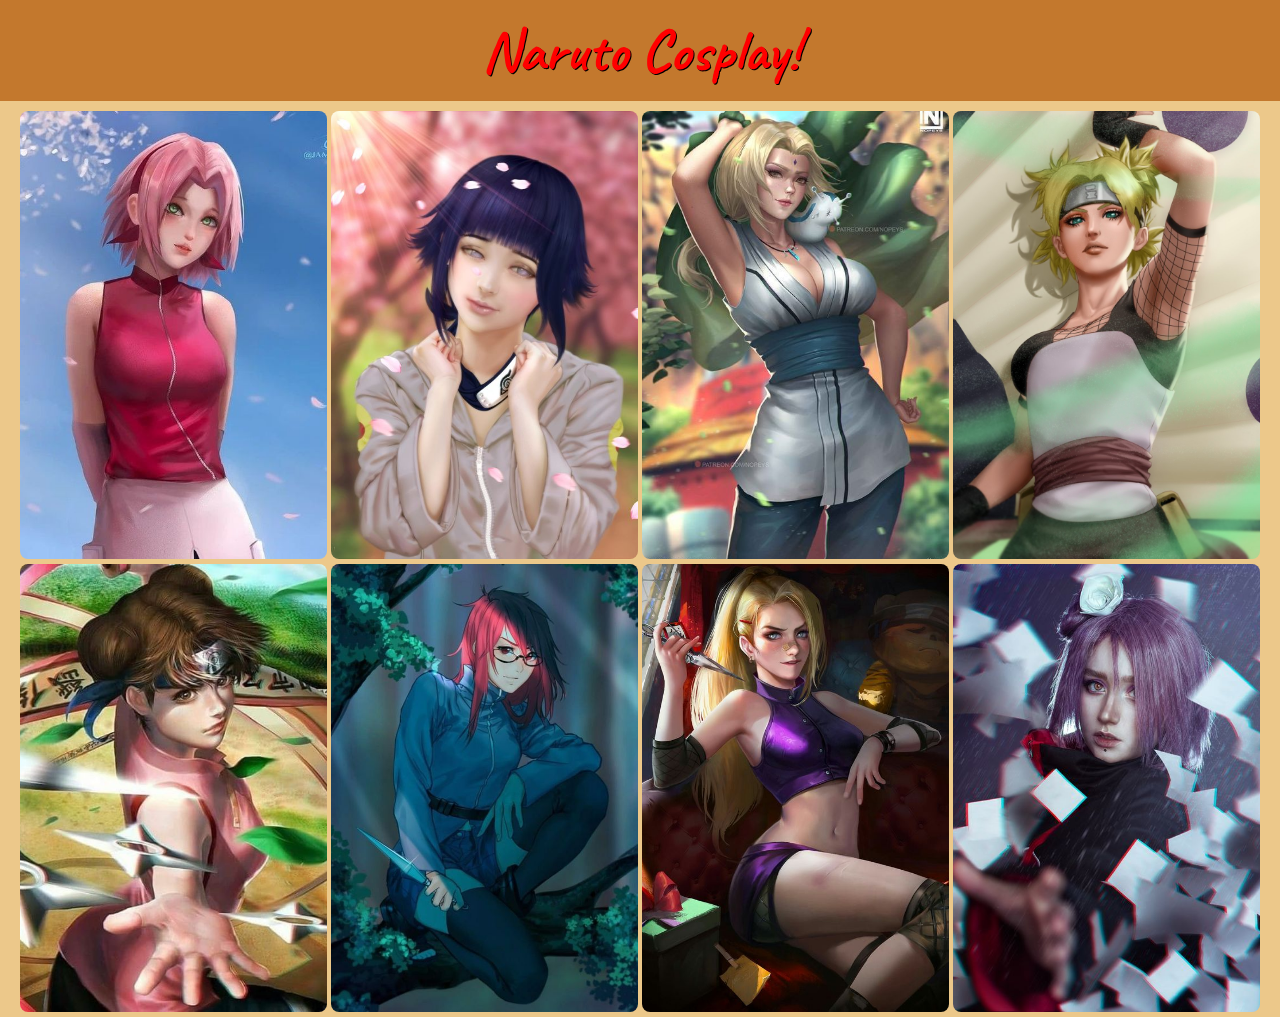
<file: index.html>
<!doctype html>
<html lang="pt-br">

	<head>
		<title>Cosplay</title>
		<meta charset="utf-8"/>
		<meta name="viewport" content="width=device-width, initial-scale=1.0, maximum-scale=1.0"/>
		<!-- SEO -->
		<meta name="description" content="Exercicio pratico de designer responsivo"/>
		<meta name="keywords" content="Cosplay, naruto, anime, programação, css, html"/>
		<meta name="author" content="André paixão" />
		<!---------->
		<link href="styles/style.css" type="text/css" rel="stylesheet" />
	</head>

	<body>
		<div class="cabeçalho"> <h1> Naruto Cosplay! </h1> </div>
		 <div class="container-principal" id="myDiv">
		 	
		 	  <div class="sakura"  onclick="window.location='sakura.html';">   </div>
		 	  <div class="hinata"  onclick="window.location='hinata.html';">   </div>
		 	  <div class="tsunade" onclick="window.location='tsunade.html';">  </div>
		 	  <div class="temari"  onclick="window.location='temari.html';">   </div>

		 	 
		 	  <div class="tenten"  onclick="window.location='tenten.html';">  </div>
		 	  <div class="karin"  onclick="window.location='karin.html';">    </div>
		 	  <div class="ino"  onclick="window.location='ino.html';">        </div>
		 	  <div class="konan"  onclick="window.location='konan.html';">    </div>
		 	

		 	                             
		 	                             
		 </div>
         <!-- <script src="/script/script.js"></script> -->
		
	</body>

</html>
</file>
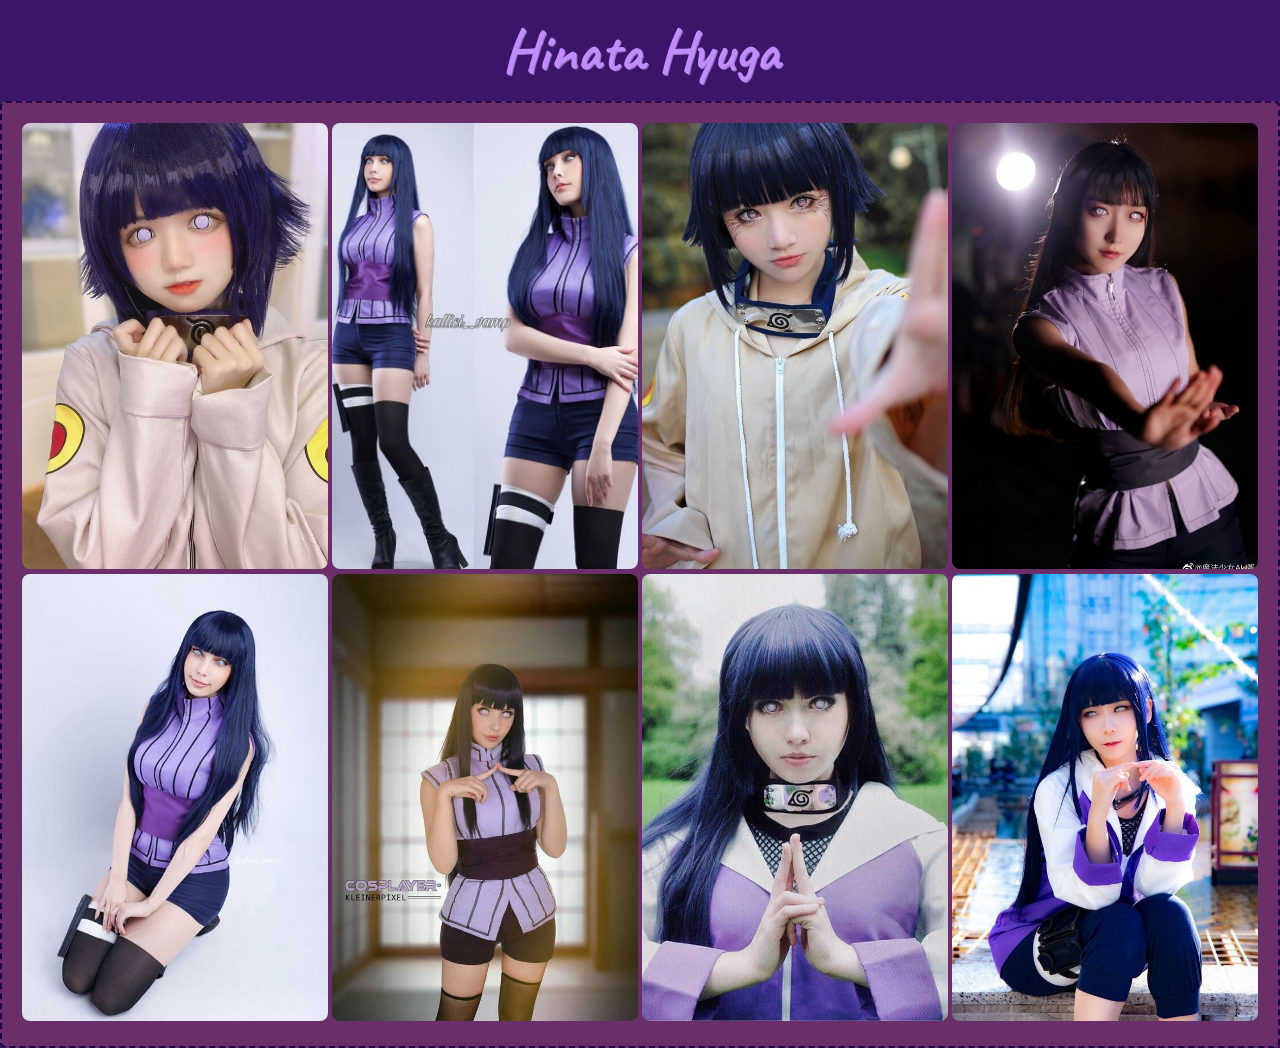
<file: hinata.html>
<!doctype html>
<html>

	<head>
		<title>Hinata</title>
		<meta charset="utf-8"/>
		<meta name="viewport" content="width=device-width, initial-scale=1.0, maximum-scale=1.0"/>
		<!-- SEO -->
		<meta name="description" content="Exercicio pratico de designer responsivo"/>
		<meta name="keywords" content="Cosplay, naruto, anime, programação, css, html"/>
		<meta name="author" content="André paixão" />
		<!---------->
		<link href="styles/style-hinata.css" type="text/css" rel="stylesheet" />
	</head>

	<body>

		<div class="cabeçalho"> <h1> Hinata Hyuga </h1> </div>
		 <div class="container-principal">
		 	  <div class="hinata1">   </div>
		 	  <div class="hinata2">   </div>
		 	  <div class="hinata3">   </div>
		 	  <div class="hinata4">  </div>
		 	  <div class="hinata5">   </div>
		 	  <div class="hinata6">   </div>
		 	  <div class="hinata7">   </div>
		 	  <div class="hinata8">  </div>
		 	                             
		 	                             
		 </div>
		
	</body>

</html>
</file>
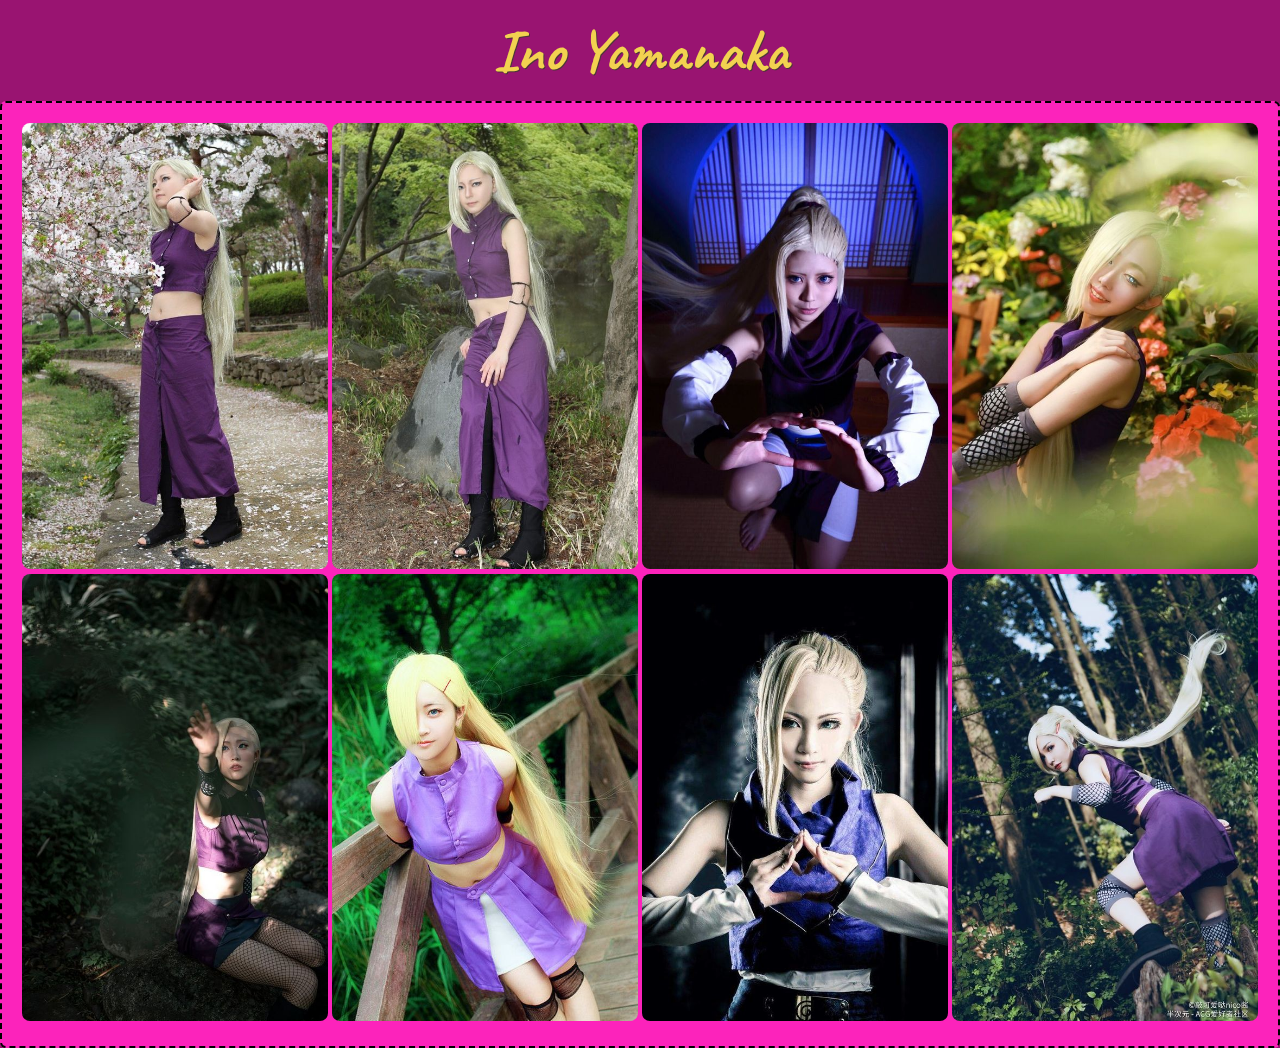
<file: ino.html>
<!doctype html>
<html>

	<head>
		<title>Ino</title>
		<meta charset="utf-8"/>
		<meta name="viewport" content="width=device-width, initial-scale=1.0, maximum-scale=1.0"/>
		<!-- SEO -->
		<meta name="description" content="Exercicio pratico de designer responsivo"/>
		<meta name="keywords" content="Cosplay, naruto, anime, programação, css, html"/>
		<meta name="author" content="André paixão" />
		<!---------->
		<link href="styles/style-ino.css" type="text/css" rel="stylesheet" />
	</head>

	<body>

		<div class="cabeçalho"> <h1> Ino Yamanaka </h1> </div>
		 <div class="container-principal">
		 	  <div class="ino1">   </div>
		 	  <div class="ino2">   </div>
		 	  <div class="ino3">   </div>
		 	  <div class="ino4">  </div>
		 	  <div class="ino5">   </div>
		 	  <div class="ino6">   </div>
		 	  <div class="ino7">   </div>
		 	  <div class="ino8">  </div>
		 	                             
		 	                             
		 </div>
		
	</body>

</html>
</file>
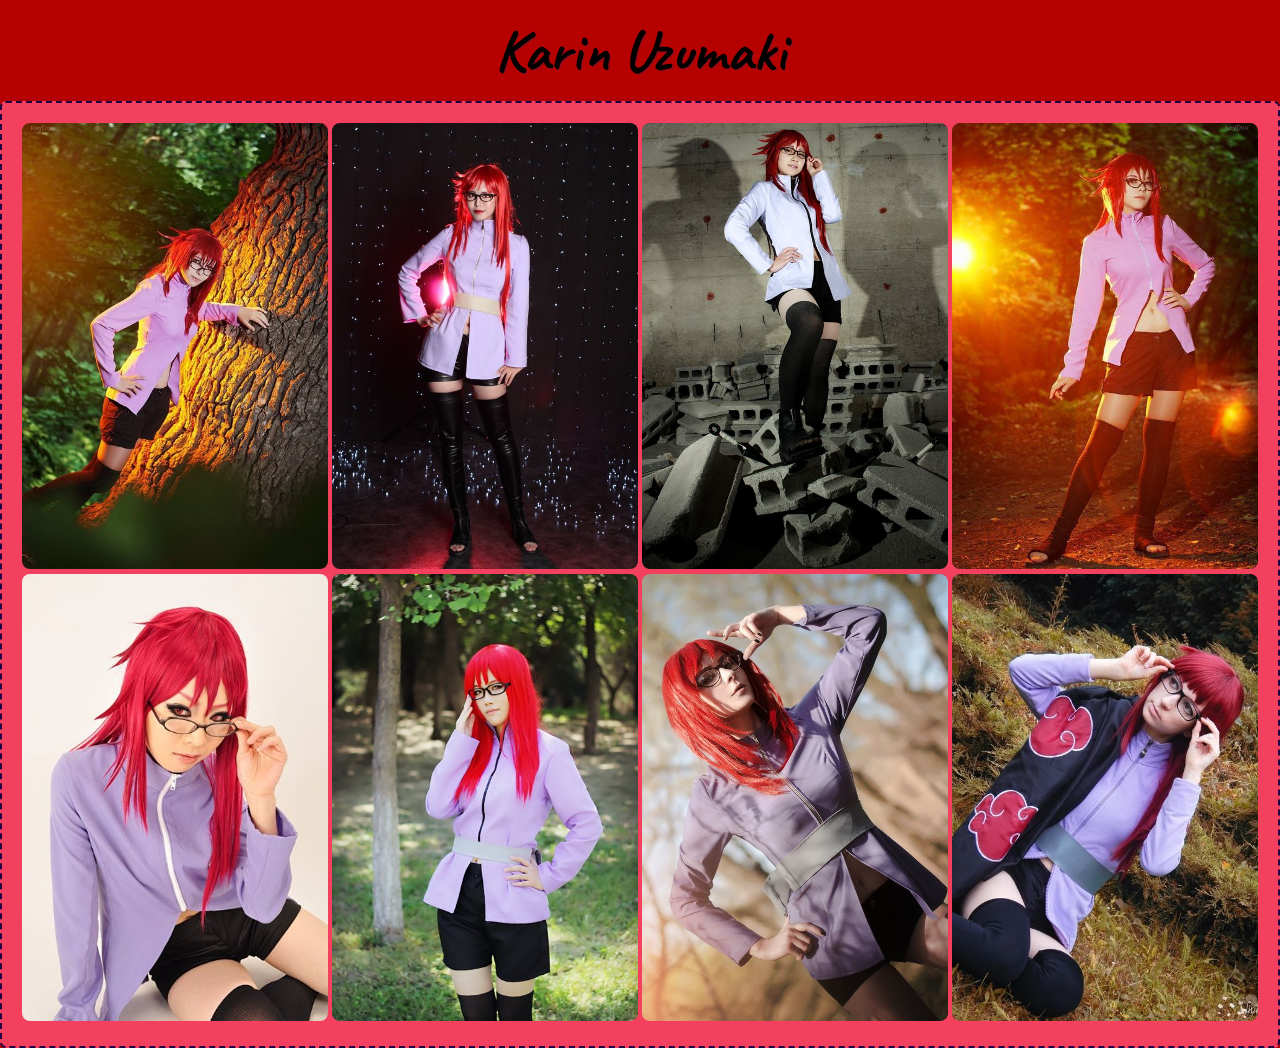
<file: karin.html>
<!doctype html>
<html>

	<head>
		<title>Karin</title>
		<meta charset="utf-8"/>
		<meta name="viewport" content="width=device-width, initial-scale=1.0, maximum-scale=1.0"/>
		<!-- SEO -->
		<meta name="description" content="Exercicio pratico de designer responsivo"/>
		<meta name="keywords" content="Cosplay, naruto, anime, programação, css, html"/>
		<meta name="author" content="André paixão" />
		<!---------->
		<link href="styles/style-karin.css" type="text/css" rel="stylesheet" />
	</head>

	<body>

		<div class="cabeçalho"> <h1> Karin Uzumaki </h1> </div>
		 <div class="container-principal">
		 	  <div class="karin1">   </div>
		 	  <div class="karin2">   </div>
		 	  <div class="karin3">   </div>
		 	  <div class="karin4">  </div>
		 	  <div class="karin5">   </div>
		 	  <div class="karin6">   </div>
		 	  <div class="karin7">   </div>
		 	  <div class="karin8">  </div>
		 	                             
		 	                             
		 </div>
		
	</body>

</html>
</file>
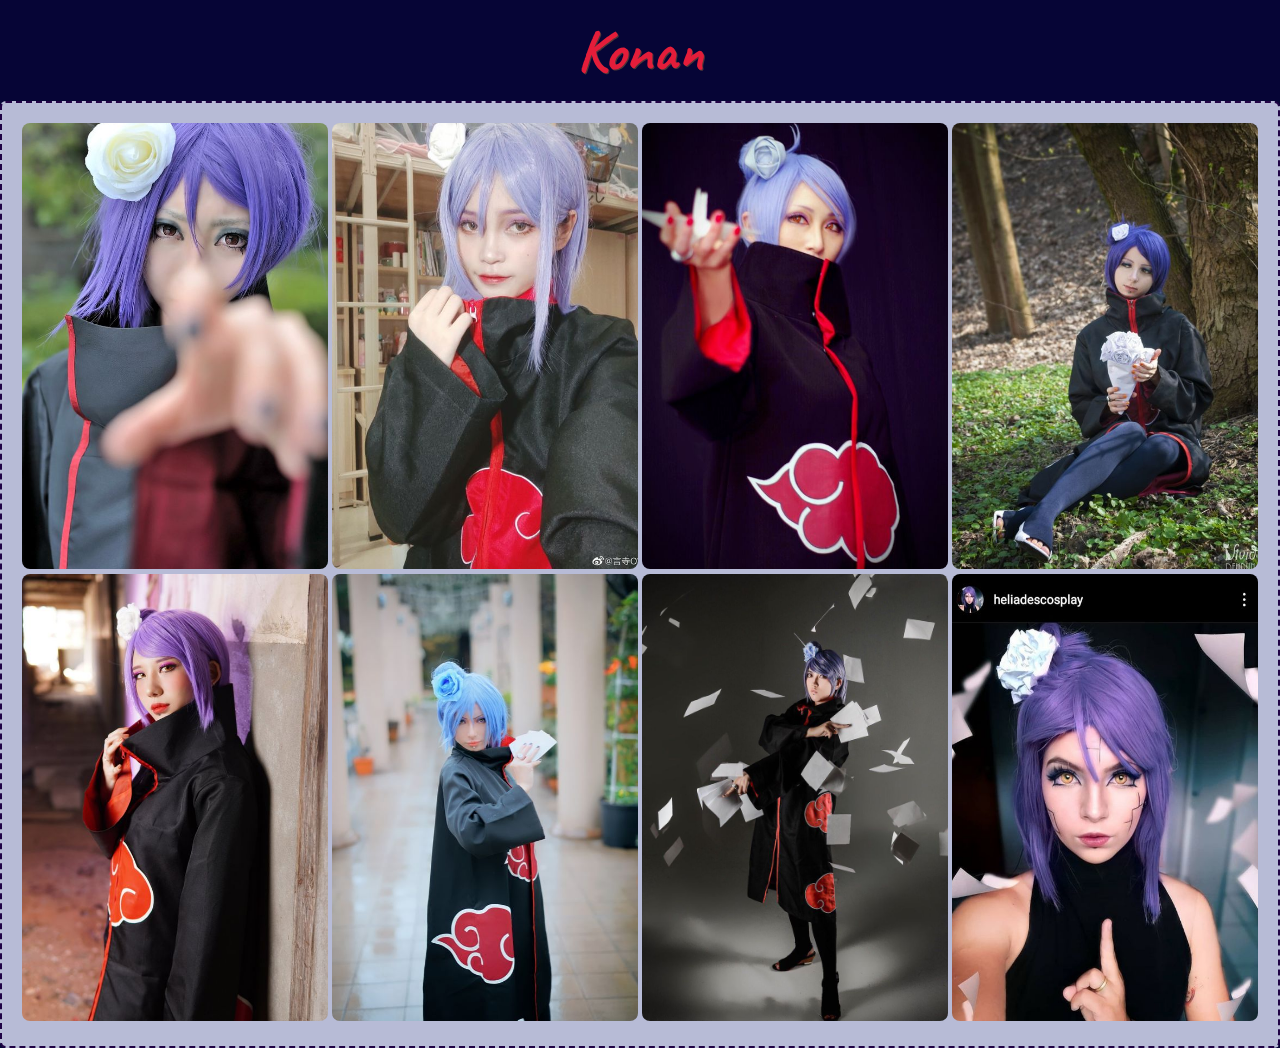
<file: konan.html>
<!doctype html>
<html>

	<head>
		<title>Konan</title>
		<meta charset="utf-8"/>
		<meta name="viewport" content="width=device-width, initial-scale=1.0, maximum-scale=1.0"/>
		<!-- SEO -->
		<meta name="description" content="Exercicio pratico de designer responsivo"/>
		<meta name="keywords" content="Cosplay, naruto, anime, programação, css, html"/>
		<meta name="author" content="André paixão" />
		<!---------->
		<link href="styles/style-konan.css" type="text/css" rel="stylesheet" />
	</head>

	<body>

		<div class="cabeçalho"> <h1> Konan </h1> </div>
		 <div class="container-principal">
		 	  <div class="konan1">   </div>
		 	  <div class="konan2">   </div>
		 	  <div class="konan3">   </div>
		 	  <div class="konan4">  </div>
		 	  <div class="konan5">   </div>
		 	  <div class="konan6">   </div>
		 	  <div class="konan7">   </div>
		 	  <div class="konan8">  </div>
		 	                             
		 	                             
		 </div>
		
	</body>

</html>
</file>
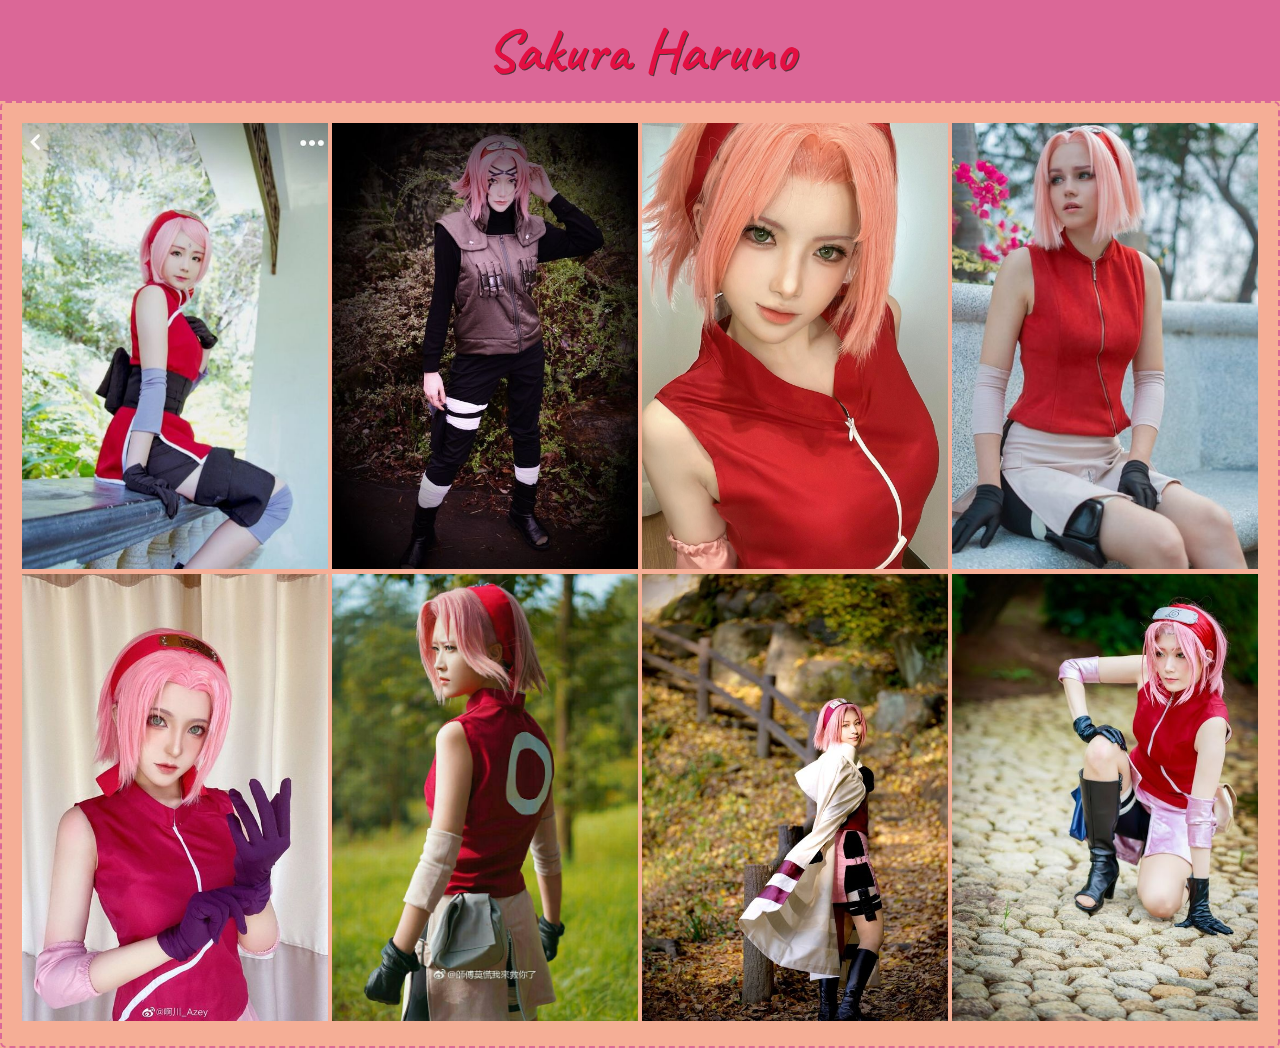
<file: sakura.html>
<!doctype html>
<html>

	<head>
		<title>Sakura</title>
		<meta charset="utf-8"/>
		<meta name="viewport" content="width=device-width, initial-scale=1.0, maximum-scale=1.0"/>
		<!-- SEO -->
		<meta name="description" content="Exercicio pratico de designer responsivo"/>
		<meta name="keywords" content="Cosplay, naruto, anime, programação, css, html"/>
		<meta name="author" content="André paixão" />
		<!---------->
		<link href="styles/style-sakura.css" type="text/css" rel="stylesheet" />
	</head>

	<body>

		<div class="cabeçalho"> <h1> Sakura Haruno </h1> </div>
		 <div class="container-principal">
		 	  <div class="sakura1" >   </div>
		 	  <div class="sakura2">   </div>
		 	  <div class="sakura3">   </div>
		 	  <div class="sakura4">   </div>
		 	  <div class="sakura5">   </div>
		 	  <div class="sakura6">   </div>
		 	  <div class="sakura7">   </div>
		 	  <div class="sakura8">   </div>
		 	                             
		 	                             
		 </div>
		
	</body>

</html>
</file>
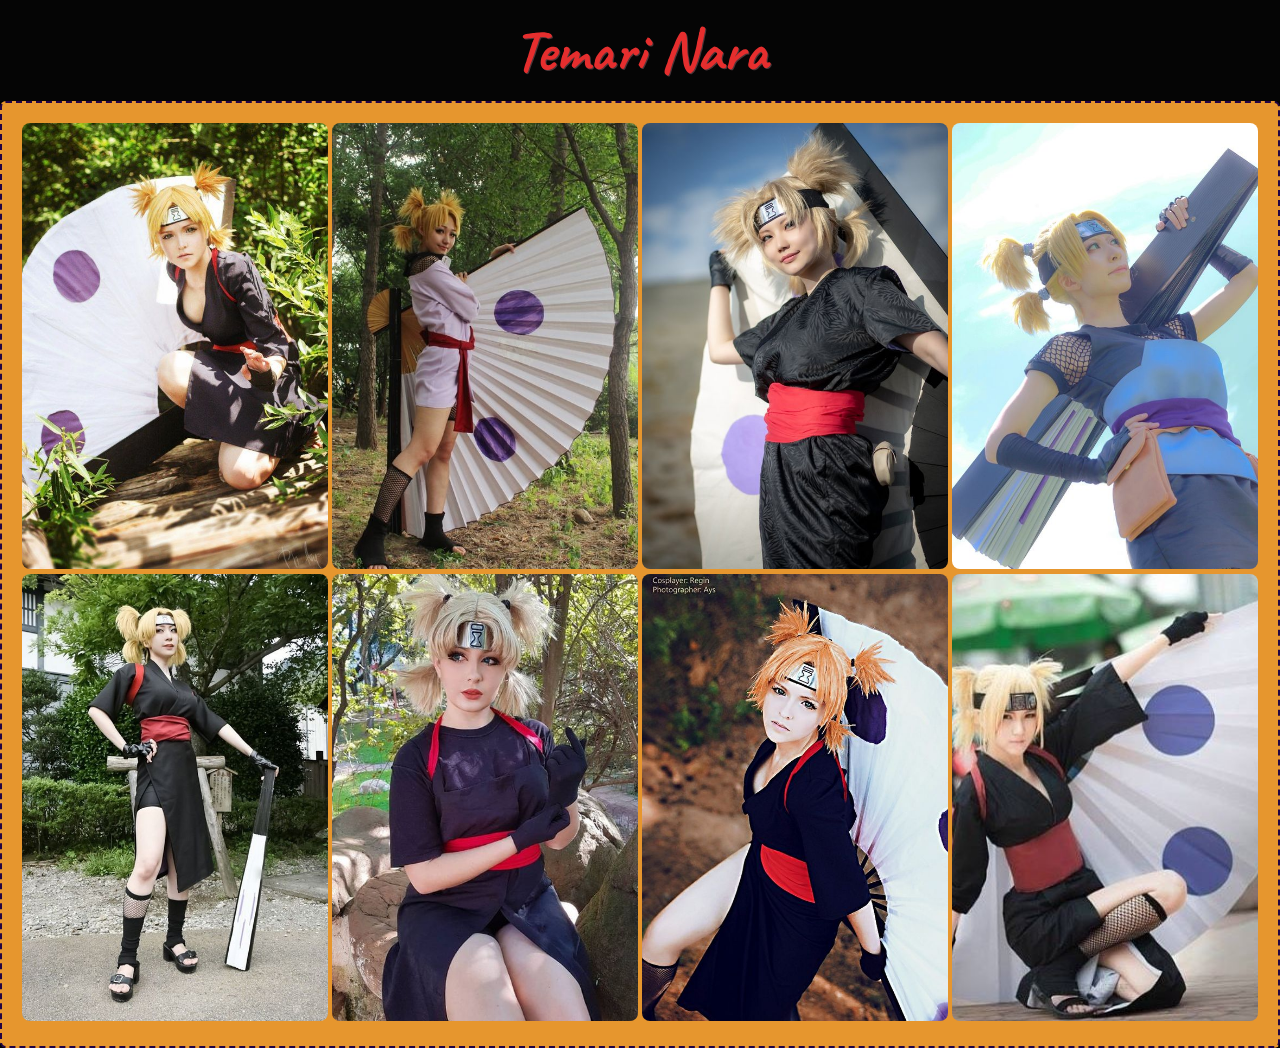
<file: temari.html>
<!doctype html>
<html>

	<head>
		<title>Temari</title>
		<meta charset="utf-8"/>
		<meta name="viewport" content="width=device-width, initial-scale=1.0, maximum-scale=1.0"/>
		<!-- SEO -->
		<meta name="description" content="Exercicio pratico de designer responsivo"/>
		<meta name="keywords" content="Cosplay, naruto, anime, programação, css, html"/>
		<meta name="author" content="André paixão" />
		<!---------->
		<link href="styles/style-temari.css" type="text/css" rel="stylesheet" />
	</head>

	<body>

		<div class="cabeçalho"> <h1> Temari Nara </h1> </div>
		 <div class="container-principal">
		 	  <div class="temari1">   </div>
		 	  <div class="temari2">   </div>
		 	  <div class="temari3">   </div>
		 	  <div class="temari4">  </div>
		 	  <div class="temari5">   </div>
		 	  <div class="temari6">   </div>
		 	  <div class="temari7">   </div>
		 	  <div class="temari8">  </div>
		 	                             
		 	                             
		 </div>
		
	</body>

</html>
</file>
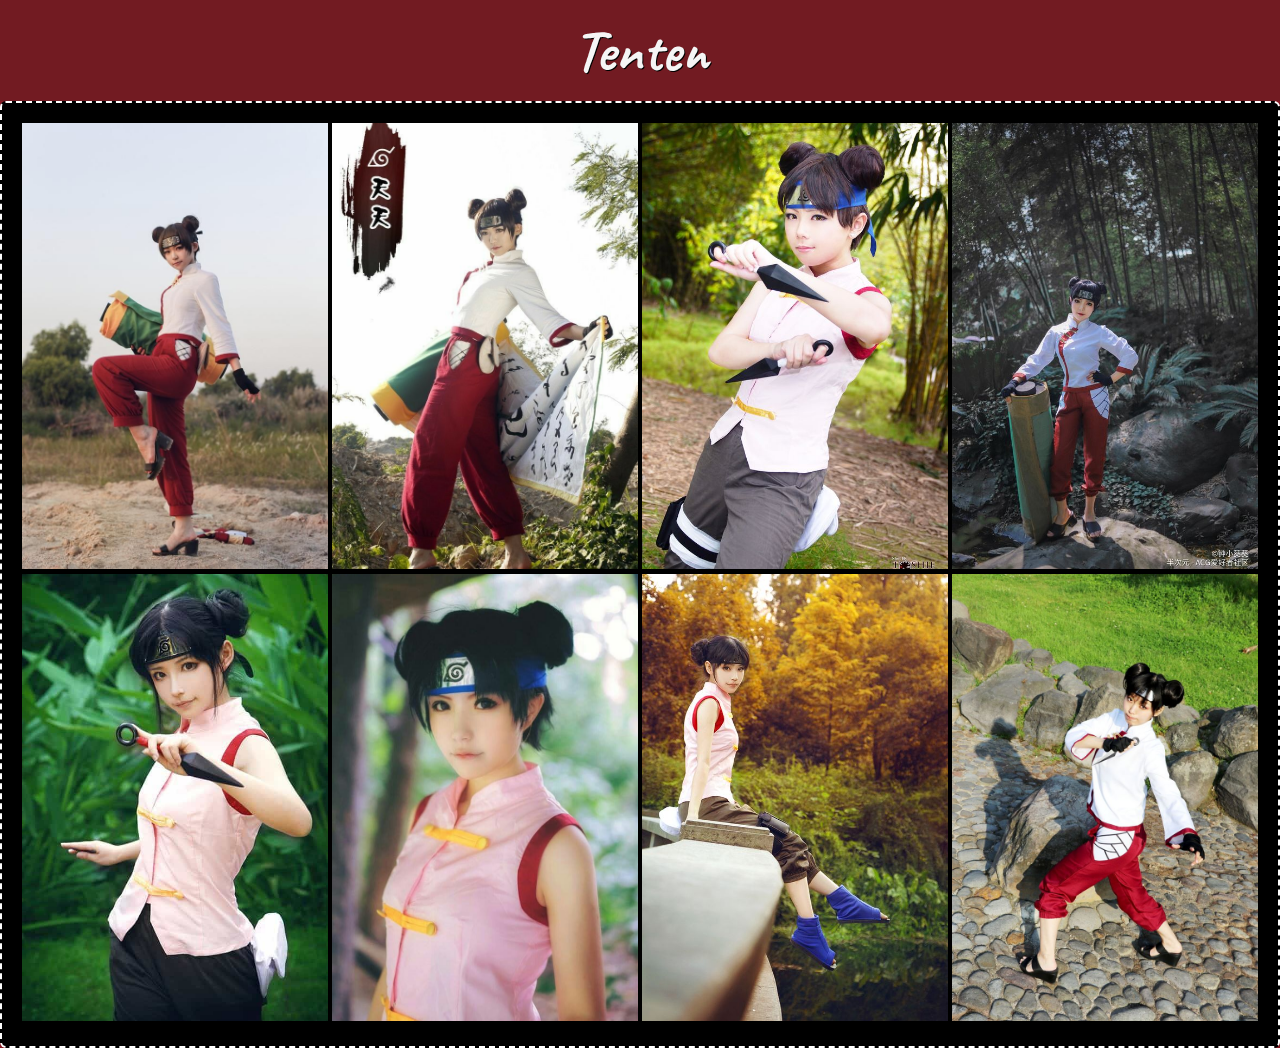
<file: tenten.html>
<!doctype html>
<html>

	<head>
		<title>Tenten</title>
		<meta charset="utf-8"/>
		<meta name="viewport" content="width=device-width, initial-scale=1.0, maximum-scale=1.0"/>
		<!-- SEO -->
		<meta name="description" content="Exercicio pratico de designer responsivo"/>
		<meta name="keywords" content="Cosplay, naruto, anime, programação, css, html"/>
		<meta name="author" content="André paixão" />
		<!---------->
		<link href="styles/style-tenten.css" type="text/css" rel="stylesheet" />
	</head>

	<body>

		<div class="cabeçalho"> <h1> Tenten </h1> </div>
		 <div class="container-principal">
		 	  <div class="tenten1">   </div>
		 	  <div class="tenten2">   </div>
		 	  <div class="tenten3">   </div>
		 	  <div class="tenten4">  </div>
		 	  <div class="tenten5">   </div>
		 	  <div class="tenten6">   </div>
		 	  <div class="tenten7">   </div>
		 	  <div class="tenten8">  </div>
		 	                             
		 	                             
		 </div>
		
	</body>

</html>
</file>
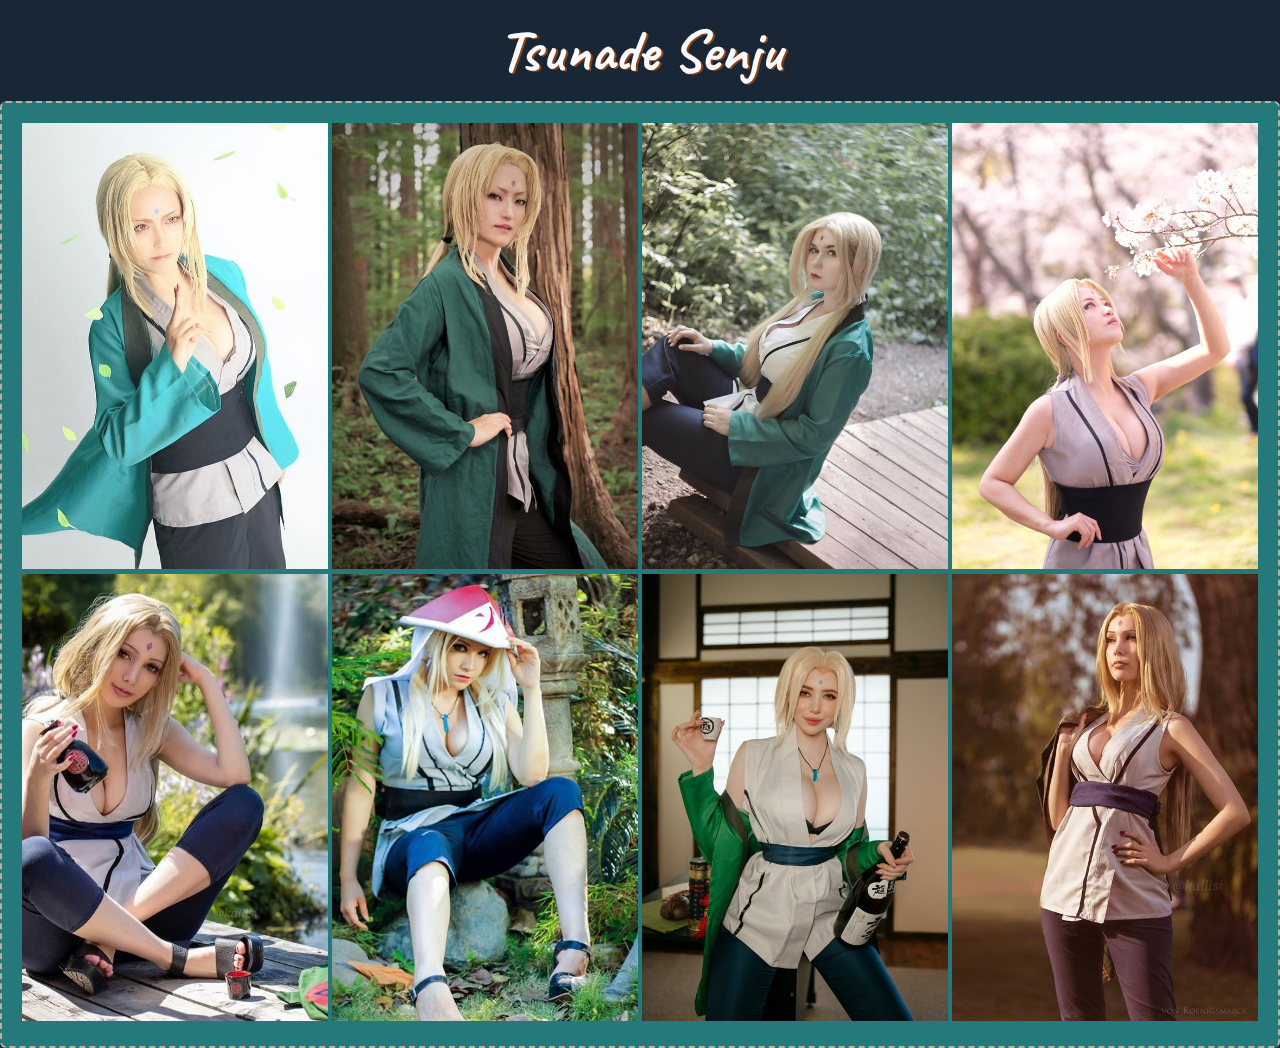
<file: tsunade.html>
<!doctype html>
<html>

	<head>
		<title>Tsunade</title>
		<meta charset="utf-8"/>
		<meta name="viewport" content="width=device-width, initial-scale=1.0, maximum-scale=1.0"/>
		<!-- SEO -->
		<meta name="description" content="Exercicio pratico de designer responsivo"/>
		<meta name="keywords" content="Cosplay, naruto, anime, programação, css, html"/>
		<meta name="author" content="André paixão" />
		<!---------->
		<link href="styles/style-tsunade.css" type="text/css" rel="stylesheet" />
	</head>

	<body>

		<div class="cabeçalho"> <h1> Tsunade Senju </h1> </div>
		 <div class="container-principal">
		 	  <div class="tsunade1">   </div>
		 	  <div class="tsunade2">   </div>
		 	  <div class="tsunade3">   </div>
		 	  <div class="tsunade4">  </div>
		 	  <div class="tsunade5">   </div>
		 	  <div class="tsunade6">   </div>
		 	  <div class="tsunade7">   </div>
		 	  <div class="tsunade8">  </div>
		 	                             
		 	                             
		 </div>
		
	</body>

</html>
</file>
<file: styles/style.css>
*{
	margin:0;
	padding:0;
	box-sizing: border-box;
	
}

@font-face {
	font-family: "caveat";
	src:url('../font/Caveat-Bold.ttf');
}

html,body{
    font-family: caveat;
	width: 100%;
	background-color: rgb(236,200,138);
}




.cabeçalho {

	width: 100%;
	padding:1%;
	background-color: rgb(195,120,45);
	text-align: center;
	color: red;
	font-size: 2.3vw;
	text-shadow: 1px 1px black;
}

.container-principal { width: 100%;
	                   
	                   margin-top:10px;
	                   text-align: center;
	                   
	                   }



.container-principal > div { display: inline-block;
	                         width:24%;
                             
	                         box-sizing: border-box;
	               	         padding-top:35%;                             
                             border-radius: 8px;
                             background-position: center;
	                         background-size: cover;
	                         background-repeat: no-repeat;
	                         cursor: pointer;}


.sakura{ background-image:url('../img/sakura/0.jpg') ; transition: 0.2s;
	     }
.sakura:hover{ background-image:url('../img/sakura/0.1.jpg');border: 3px solid rgb(105, 8, 31);}



.hinata{ background-image:url('../img/hinata/0.jpg'); transition: 0.2s }
.hinata:hover{ background-image:url('../img/hinata/0.1.jpg'); border: 3px solid rgb(105, 8, 31);}



.tsunade{ background-image:url('../img/tsunade/0.jpg'); transition: 0.2s }
.tsunade:hover{ background-image:url('../img/tsunade/0.1.jpg');border: 3px solid rgb(105, 8, 31);}



.tenten{ background-image:url('../img/tenten/0.jpg'); transition: 0.2s }
.tenten:hover{ background-image:url('../img/tenten/0.1.jpg');border: 3px solid rgb(105, 8, 31);}


.temari{ background-image:url('../img/temari/0.jpg'); transition: 0.2s }
.temari:hover{ background-image:url('../img/temari/0.1.jpg');border: 3px solid rgb(105, 8, 31);}



.karin{ background-image:url('../img/karin/0.jpg'); transition: 0.2s }
.karin:hover{ background-image:url('../img/karin/0.1.jpg');border: 3px solid rgb(105, 8, 31);}


.ino{ background-image:url('../img/ino/0.jpg'); transition: 0.2s }
.ino:hover{ background-image:url('../img/ino/0.1.jpg');border: 3px solid rgb(105, 8, 31);}


.konan{ background-image:url('../img/konan/0.jpg'); transition: 0.2s }
.konan:hover{ background-image:url('../img/konan/0.1.jpg');border: 3px solid rgb(105, 8, 31);}



@media screen and (max-width: 800px){ .container-principal > div { width:48%; padding-top: 78vw;   } }
@media screen and (max-width: 600px){ .container-principal > div { width:98%; padding-top: 98vh;   } }
</file>
<file: styles/style-hinata.css>
*{
	margin:0;
	padding:0;
	box-sizing: border-box;
}

@font-face {
	font-family: "caveat";
	src:url('../font/Caveat-Bold.ttf');
}

html,body{
	font-family: caveat;
	width: 100%;
	background-color:#35165c;
}

.link {
    text-decoration: none;
}

.cabeçalho {
	width: 100%;
	padding:1%;
	font-size: 2.3vw;
	background-color: rgba(73, 19, 138, 0.3);
	text-align: center;
	color: #bf8dfc;
	text-shadow: 1px 1px #916dbd;
}

.container-principal { width: 100%;

	                   
	                   
	                   padding: 20px 0;
	                   text-align: center;
	                   background-color: rgba(229, 107, 144, 0.3);
	                   border: 2px dashed #200345;
	                   border-radius: 6px;
	                   }



.container-principal > div { display: inline-block;
	                         width:24%;
                             
	                         box-sizing: border-box;
	               	         padding-top:35%;                             
                             border-radius: 8px;
                             background-position: center;
	                         background-size: cover;
	                         background-repeat: no-repeat;
	                         }


.hinata1{ background-image:url('../img/hinata/1.jpg');
	     }

.hinata2{ background-image:url('../img/hinata/2.jpg');
	      }

.hinata3{ background-image:url('../img/hinata/3.jpg');
	      }

.hinata4{ background-image:url('../img/hinata/4.jpg');
	      }

.hinata5{ background-image:url('../img/hinata/5.jpg');
	     }

.hinata6{ background-image:url('../img/hinata/6.jpg');
	      }

.hinata7{ background-image:url('../img/hinata/7.jpg');
	      }

.hinata8{ background-image:url('../img/hinata/8.jpg');
	      }



@media screen and (max-width: 990px){ .container-principal > div { width:48%; padding-top: 98%;} }
@media screen and (max-width: 700px){ .container-principal > div { width:98%; padding-top: 98vh; margin-bottom:5px; } }
</file>
<file: styles/style-ino.css>
*{
	margin:0;
	padding:0;
	box-sizing: border-box;
}

@font-face {
	font-family: "caveat";
	src:url('../font/Caveat-Bold.ttf');
}

html,body{
	font-family: caveat;
	width: 100%;
	background-color:#991471;
}

.link {
    text-decoration: none;
}

.cabeçalho {
	width: 100%;
	padding:1%;
	font-size: 2.3vw;
	
	text-align: center;
	color: #f2d250;
	text-shadow: 1px 1px #4d3639;
}

.container-principal { width: 100%;

	                   
	                   
	                   padding: 20px 0;
	                   text-align: center;
	                   background-color: #fc23bb;
	                   border: 2px dashed black;
	                   border-radius: 6px;
	                   }



.container-principal > div { display: inline-block;
	                         width:24%;
                             
	                         box-sizing: border-box;
	               	         padding-top:35%;                             
                             border-radius: 8px;
                             background-position: center;
	                         background-size: cover;
	                         background-repeat: no-repeat;
	                         }


.ino1{ background-image:url('../img/ino/1.jpg');
	     }

.ino2{ background-image:url('../img/ino/2.jpg');
	      }

.ino3{ background-image:url('../img/ino/3.jpg');
	      }

.ino4{ background-image:url('../img/ino/4.jpg');
	      }

.ino5{ background-image:url('../img/ino/5.jpg');
	     }

.ino6{ background-image:url('../img/ino/6.jpg');
	      }

.ino7{ background-image:url('../img/ino/7.jpg');
	      }

.ino8{ background-image:url('../img/ino/8.jpg');
	      }



@media screen and (max-width: 990px){ .container-principal > div { width:48%; padding-top: 98%;} }
@media screen and (max-width: 700px){ .container-principal > div { width:98%; padding-top: 98vh; margin-bottom:5px; } }
</file>
<file: styles/style-karin.css>
*{
	margin:0;
	padding:0;
	box-sizing: border-box;
}

@font-face {
	font-family: "caveat";
	src:url('../font/Caveat-Bold.ttf');
}

html,body{
	font-family: caveat;
	width: 100%;
   background-color: rgb(182,1, 1);
}

.link {
    text-decoration: none;
}

.cabeçalho {
	width: 100%;
	padding:1%;
	font-size: 2.3vw;
	
	text-align: center;
	color: black;
	text-shadow: 1px 1px #8a0e22;
}

.container-principal { width: 100%;

	                   
	                   
	                   padding: 20px 0;
	                   text-align: center;
	                   background-color: rgb(243, 64, 94);
	                   
	                   border: 2px dashed #200345;
	                   border-radius: 6px;
	                   }



.container-principal > div { display: inline-block;
	                         width:24%;
                             
	                         box-sizing: border-box;
	               	         padding-top:35%;                             
                             border-radius: 8px;
                             background-position: center;
	                         background-size: cover;
	                         background-repeat: no-repeat;
	                         }


.karin1{ background-image:url('../img/karin/1.jpg');
	     }

.karin2{ background-image:url('../img/karin/2.jpg');
	      }

.karin3{ background-image:url('../img/karin/3.jpg');
	      }

.karin4{ background-image:url('../img/karin/4.jpg');
	      }

.karin5{ background-image:url('../img/karin/5.jpg');
	     }

.karin6{ background-image:url('../img/karin/6.jpg');
	      }

.karin7{ background-image:url('../img/karin/7.jpg');
	      }

.karin8{ background-image:url('../img/karin/8.jpg');
	      }



@media screen and (max-width: 990px){ .container-principal > div { width:48%; padding-top: 98%;} }
@media screen and (max-width: 700px){ .container-principal > div { width:98%; padding-top: 98vh; margin-bottom:5px; } }
</file>
<file: styles/style-konan.css>
*{
	margin:0;
	padding:0;
	box-sizing: border-box;
}

@font-face {
	font-family: "caveat";
	src:url('../font/Caveat-Bold.ttf');
}

html,body{
	font-family: caveat;
	width: 100%;
	background-color:#060536;
}

.link {
    text-decoration: none;
}

.cabeçalho {
	width: 100%;
	padding:1%;
	font-size: 2.3vw;
	
	text-align: center;
	color: rgb(228, 29,58);
	text-shadow: 1px 1px #4d3639;
}

.container-principal { width: 100%;

	                   
	                   
	                   padding: 20px 0;
	                   text-align: center;
	                   background-color: rgb(183, 187, 214);
	                   border: 2px dashed #200345;
	                   border-radius: 6px;
	                   }



.container-principal > div { display: inline-block;
	                         width:24%;
                             
	                         box-sizing: border-box;
	               	         padding-top:35%;                             
                             border-radius: 8px;
                             background-position: center;
	                         background-size: cover;
	                         background-repeat: no-repeat;
	                         }


.konan1{ background-image:url('../img/konan/1.jpg');
	     }

.konan2{ background-image:url('../img/konan/2.jpg');
	      }

.konan3{ background-image:url('../img/konan/3.jpg');
	      }

.konan4{ background-image:url('../img/konan/4.jpg');
	      }

.konan5{ background-image:url('../img/konan/5.jpg');
	     }

.konan6{ background-image:url('../img/konan/6.jpg');
	      }

.konan7{ background-image:url('../img/konan/7.jpg');
	      }

.konan8{ background-image:url('../img/konan/8.jpg');
	      }




@media screen and (max-width: 990px){ .container-principal > div { width:48%; padding-top: 98%;} }
@media screen and (max-width: 700px){ .container-principal > div { width:98%; padding-top: 98vh; margin-bottom:5px; } }
</file>
<file: styles/style-sakura.css>
*{
	margin:0;
	padding:0;
	box-sizing: border-box;
}

@font-face {
	font-family: "caveat";
	src:url('../font/Caveat-Bold.ttf');
}

html,body{
	font-family: caveat;
	width: 100%;
	height: 100%;
	background-color: rgb(245, 174, 150);
}

.link {
    text-decoration: none;
}

.cabeçalho {
	width: 100%;
	padding:1%;
	font-size: 2.3vw;
	background-color: #db6797;
	text-align: center;
	color: #e30f42;
	
	text-shadow: 1px 1px #4d3639;
}

.container-principal { width: 100%;
	                   
	                   
	                   
	                   padding: 20px 0;
	                   text-align: center;
	                   
	                   border: 2px dashed #db6797;
	                   border-radius: 6px;
	                   }



.container-principal > div { display: inline-block;
	                         width:24%;
                             
	                         box-sizing: border-box;
	               	         padding-top:35%;                             
                             
                             background-position: center;
	                         background-size: cover;
	                         background-repeat: no-repeat;
	                         }


.sakura1{ background-image:url('../img/sakura/1.jpg');
	     width: 100%;
	     height: 100%; }

.sakura2{ background-image:url('../img/sakura/2.jpg');
	     width: 100%;
	     height: 100%; }

.sakura3{ background-image:url('../img/sakura/3.jpg');
	     width: 100%;
	     height: 100%; }

.sakura4{ background-image:url('../img/sakura/4.jpg');
	     width: 100%;
	     height: 100%; }

.sakura5{ background-image:url('../img/sakura/5.jpg');
	     width: 100%;
	     height: 100%; }

.sakura6{ background-image:url('../img/sakura/6.jpg');
	     width: 100%;
	     height: 100%; }

.sakura7{ background-image:url('../img/sakura/7.jpg');
	     width: 100%;
	     height: 100%; }

.sakura8{ background-image:url('../img/sakura/8.jpg');
	     width: 100%;
	     height: 100%; }


@media screen and (max-width: 990px){ .container-principal > div { width:48%; padding-top: 98%;} }
@media screen and (max-width: 700px){ .container-principal > div { width:98%; padding-top: 98vh; margin-bottom:5px; } }
</file>
<file: styles/style-temari.css>
*{
	margin:0;
	padding:0;
	box-sizing: border-box;
}

@font-face {
	font-family: "caveat";
	src:url('../font/Caveat-Bold.ttf');
}

html,body{
	font-family: caveat;
	width: 100%;
	background-color: black;
}

.link {
    text-decoration: none;
}

.cabeçalho {
	width: 100%;
	padding:1%;
	font-size: 2.3vw;
	background-color: rgb(5, 5, 5);
	text-align: center;
	color: #e62e2e;
	text-shadow: 1px 1px #4d3639;
}

.container-principal { width: 100%;

	                   
	                   
	                   padding: 20px 0;
	                   text-align: center;
	                   background-color: #e6962e;
	                   border: 2px dashed #200345;
	                   border-radius: 6px;
	                   }



.container-principal > div { display: inline-block;
	                         width:24%;
                             
	                         box-sizing: border-box;
	               	         padding-top:35%;                             
                             border-radius: 8px;
                             background-position: center;
	                         background-size: cover;
	                         background-repeat: no-repeat;
	                         }


.temari1{ background-image:url('../img/temari/1.jpg');
	     }

.temari2{ background-image:url('../img/temari/2.jpg');
	      }

.temari3{ background-image:url('../img/temari/3.jpg');
	      }

.temari4{ background-image:url('../img/temari/4.jpg');
	      }

.temari5{ background-image:url('../img/temari/5.jpg');
	     }

.temari6{ background-image:url('../img/temari/6.jpg');
	      }

.temari7{ background-image:url('../img/temari/7.jpg');
	      }

.temari8{ background-image:url('../img/temari/8.jpg');
	      }



@media screen and (max-width: 990px){ .container-principal > div { width:48%; padding-top: 98%;} }
@media screen and (max-width: 700px){ .container-principal > div { width:98%; padding-top: 98vh; margin-bottom:5px; } }
</file>
<file: styles/style-tenten.css>
*{
	margin:0;
	padding:0;
	box-sizing: border-box;
}

@font-face {
	font-family: "caveat";
	src:url('../font/Caveat-Bold.ttf');
}

html,body{
	font-family: caveat;
	width: 100%;
	
	background-color: #851923;
}

.link {
    text-decoration: none;
}

.cabeçalho {
	width: 100%;
	padding:1%;
	font-size: 2.3vw;
	background-color: rgba(72, 33, 33, 0.3);
	text-align: center;
	color: whitesmoke;
	text-shadow: 1px 1px black;
}

.container-principal { width: 100%;	                   
	                   padding: 20px 0;
	                   text-align: center;
	                   background-color: black;
	                   border: 2px dashed white;
	                   border-radius: 6px;
	                   }



.container-principal > div { display: inline-block;
	                         width:24%;
                             
	                         box-sizing: border-box;
	               	         padding-top:35%;                             
                             
                             background-position: center;
	                         background-size: cover;
	                         background-repeat: no-repeat;
	                         }


.tenten1{ background-image:url('../img/tenten/1.jpg');
	     width: 100%;
	     height: 100%; }

.tenten2{ background-image:url('../img/tenten/2.jpg');
	     width: 100%;
	     height: 100%; }

.tenten3{ background-image:url('../img/tenten/3.jpg');
	     width: 100%;
	     height: 100%; }

.tenten4{ background-image:url('../img/tenten/4.jpg');
	     width: 100%;
	     height: 100%; }

.tenten5{ background-image:url('../img/tenten/5.jpg');
	     width: 100%;
	     height: 100%; }

.tenten6{ background-image:url('../img/tenten/6.jpg');
	     width: 100%;
	     height: 100%; }

.tenten7{ background-image:url('../img/tenten/7.jpg');
	     width: 100%;
	     height: 100%; }

.tenten8{ background-image:url('../img/tenten/8.jpg');
	     width: 100%;
	     height: 100%; }



@media screen and (max-width: 990px){ .container-principal > div { width:48%; padding-top: 98%;} }
@media screen and (max-width: 700px){ .container-principal > div { width:98%; padding-top: 98vh; margin-bottom:5px; } }
</file>
<file: styles/style-tsunade.css>
*{
	margin:0;
	padding:0;
	box-sizing: border-box;
}

@font-face {
	font-family: "caveat";
	src:url('../font/Caveat-Bold.ttf');
}

html,body{
	width: 100%;
	font-family: caveat;
	background-color: #192636;
}

.link {
    text-decoration: none;
}

.cabeçalho {
	width: 100%;
	padding:1%;
	font-size: 2.3vw;
	text-align: center;
	color: ghostwhite;
	text-shadow: 2px 1px saddlebrown

}


.container-principal { width: 100%;
	                   
	                   
	                   padding: 20px 0;
	                   text-align: center;
	                   background-color: rgb(37, 121, 123);
	                   border: 2px dashed #b2b3a0;
	                   border-radius: 6px;
	                   }



.container-principal > div { display: inline-block;
	                         width:24%;
                             
	                         box-sizing: border-box;
	               	         padding-top:35%;                             
                          
                             background-position: center;
	                         background-size: cover;
	                         background-repeat: no-repeat;
	                         }


.tsunade1{ background-image:url('../img/tsunade/1.jpg');
	     width: 100%;
	     height: 100%; }

.tsunade2{ background-image:url('../img/tsunade/2.jpg');
	     width: 100%;
	     height: 100%; }

.tsunade3{ background-image:url('../img/tsunade/3.jpg');
	     width: 100%;
	     height: 100%; }

.tsunade4{ background-image:url('../img/tsunade/4.jpg');
	     width: 100%;
	     height: 100%; }

.tsunade5{ background-image:url('../img/tsunade/5.jpg');
	     width: 100%;
	     height: 100%; }

.tsunade6{ background-image:url('../img/tsunade/6.jpg');
	     width: 100%;
	     height: 100%; }

.tsunade7{ background-image:url('../img/tsunade/7.jpg');
	     width: 100%;
	     height: 100%; }

.tsunade8{ background-image:url('../img/tsunade/8.jpg');
	     width: 100%;
	     height: 100%; }


@media screen and (max-width: 990px){ .container-principal > div { width:48%; padding-top: 98%;} }
@media screen and (max-width: 700px){ .container-principal > div { width:98%; padding-top: 98vh; margin-bottom:5px; } }
</file>
